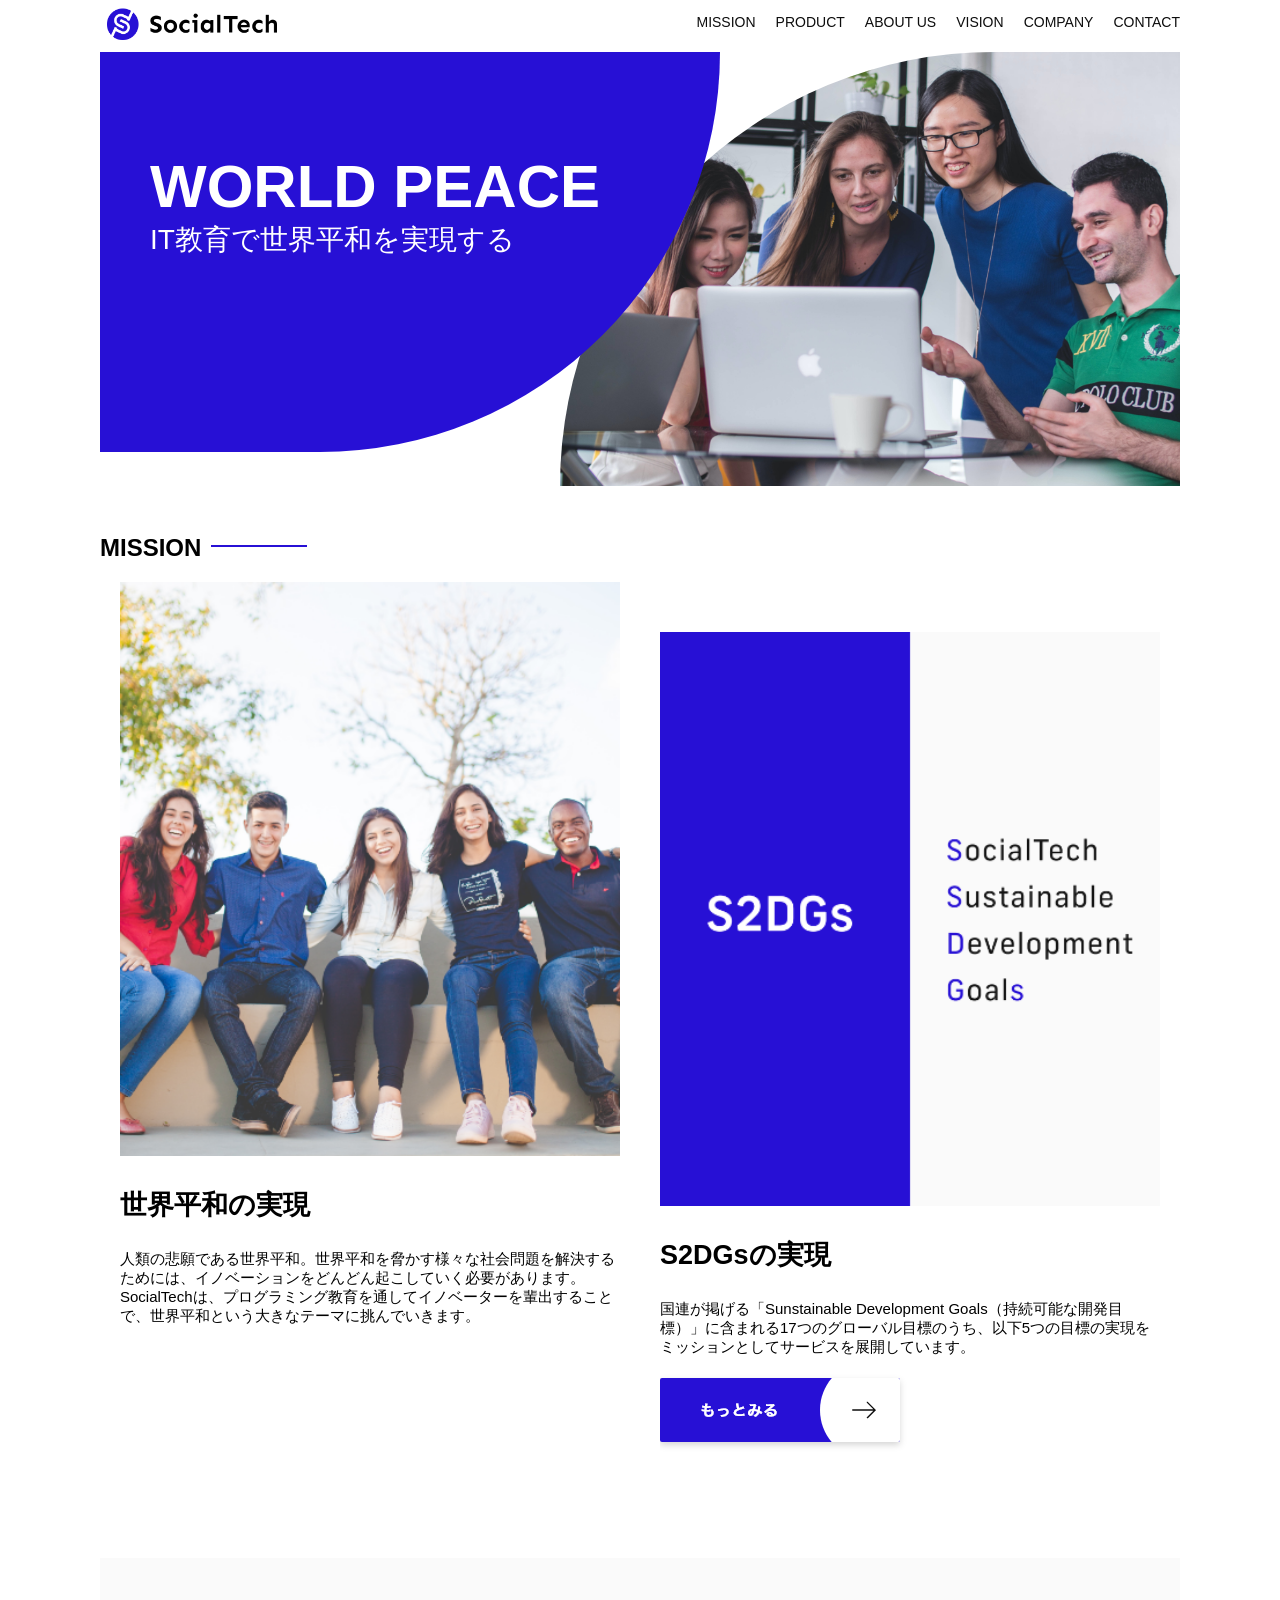
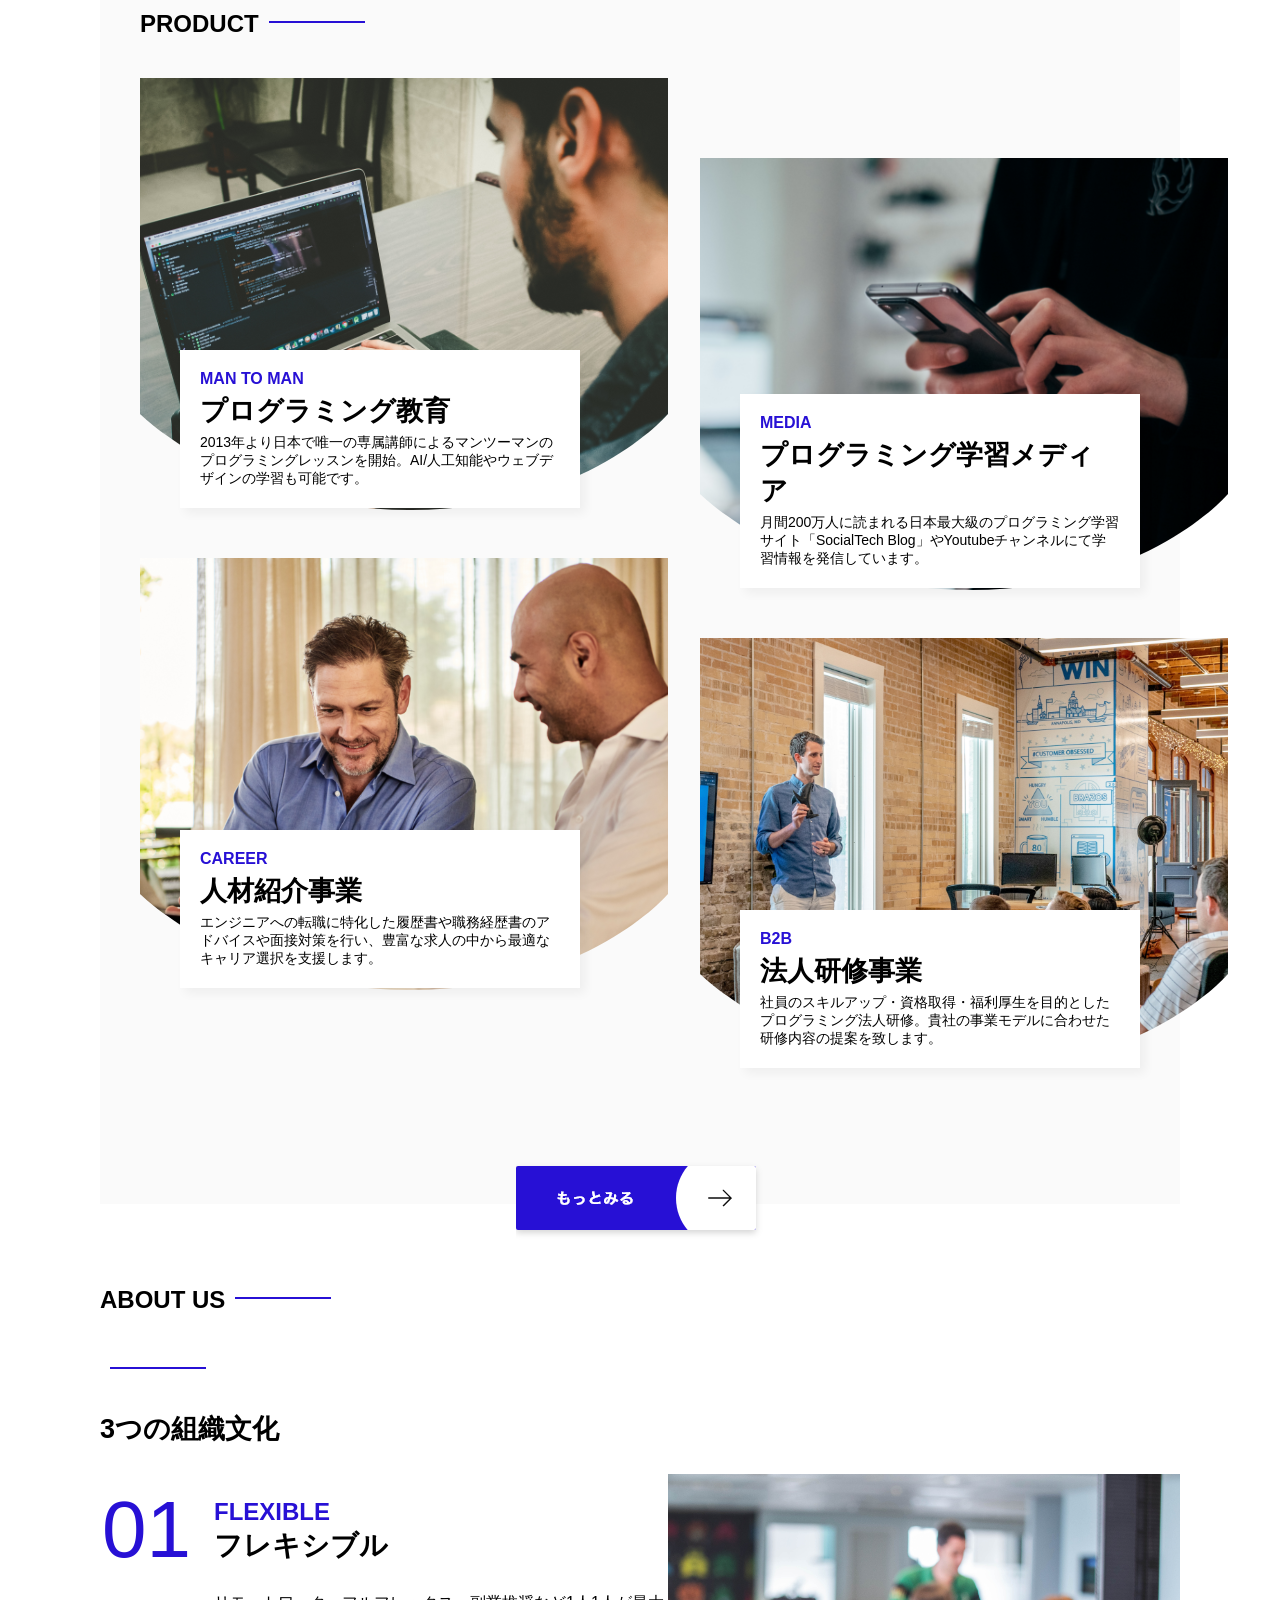
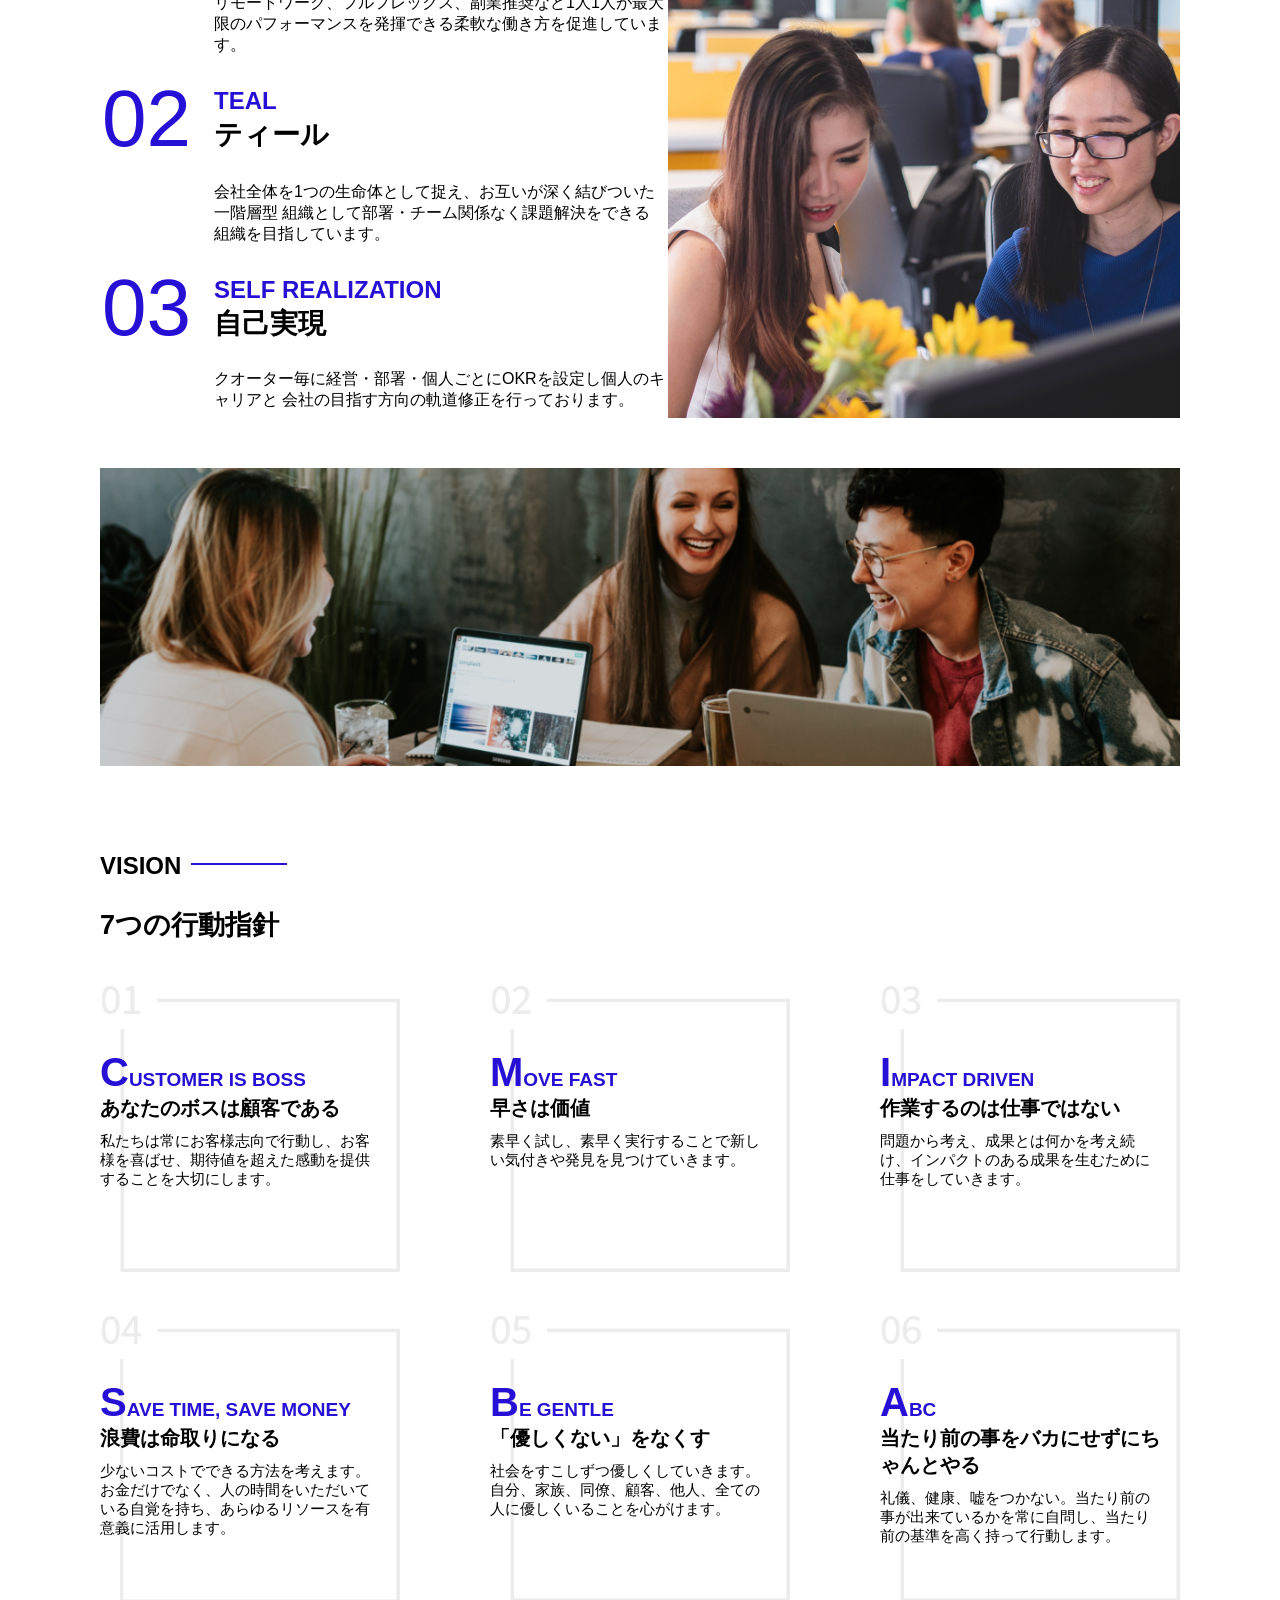
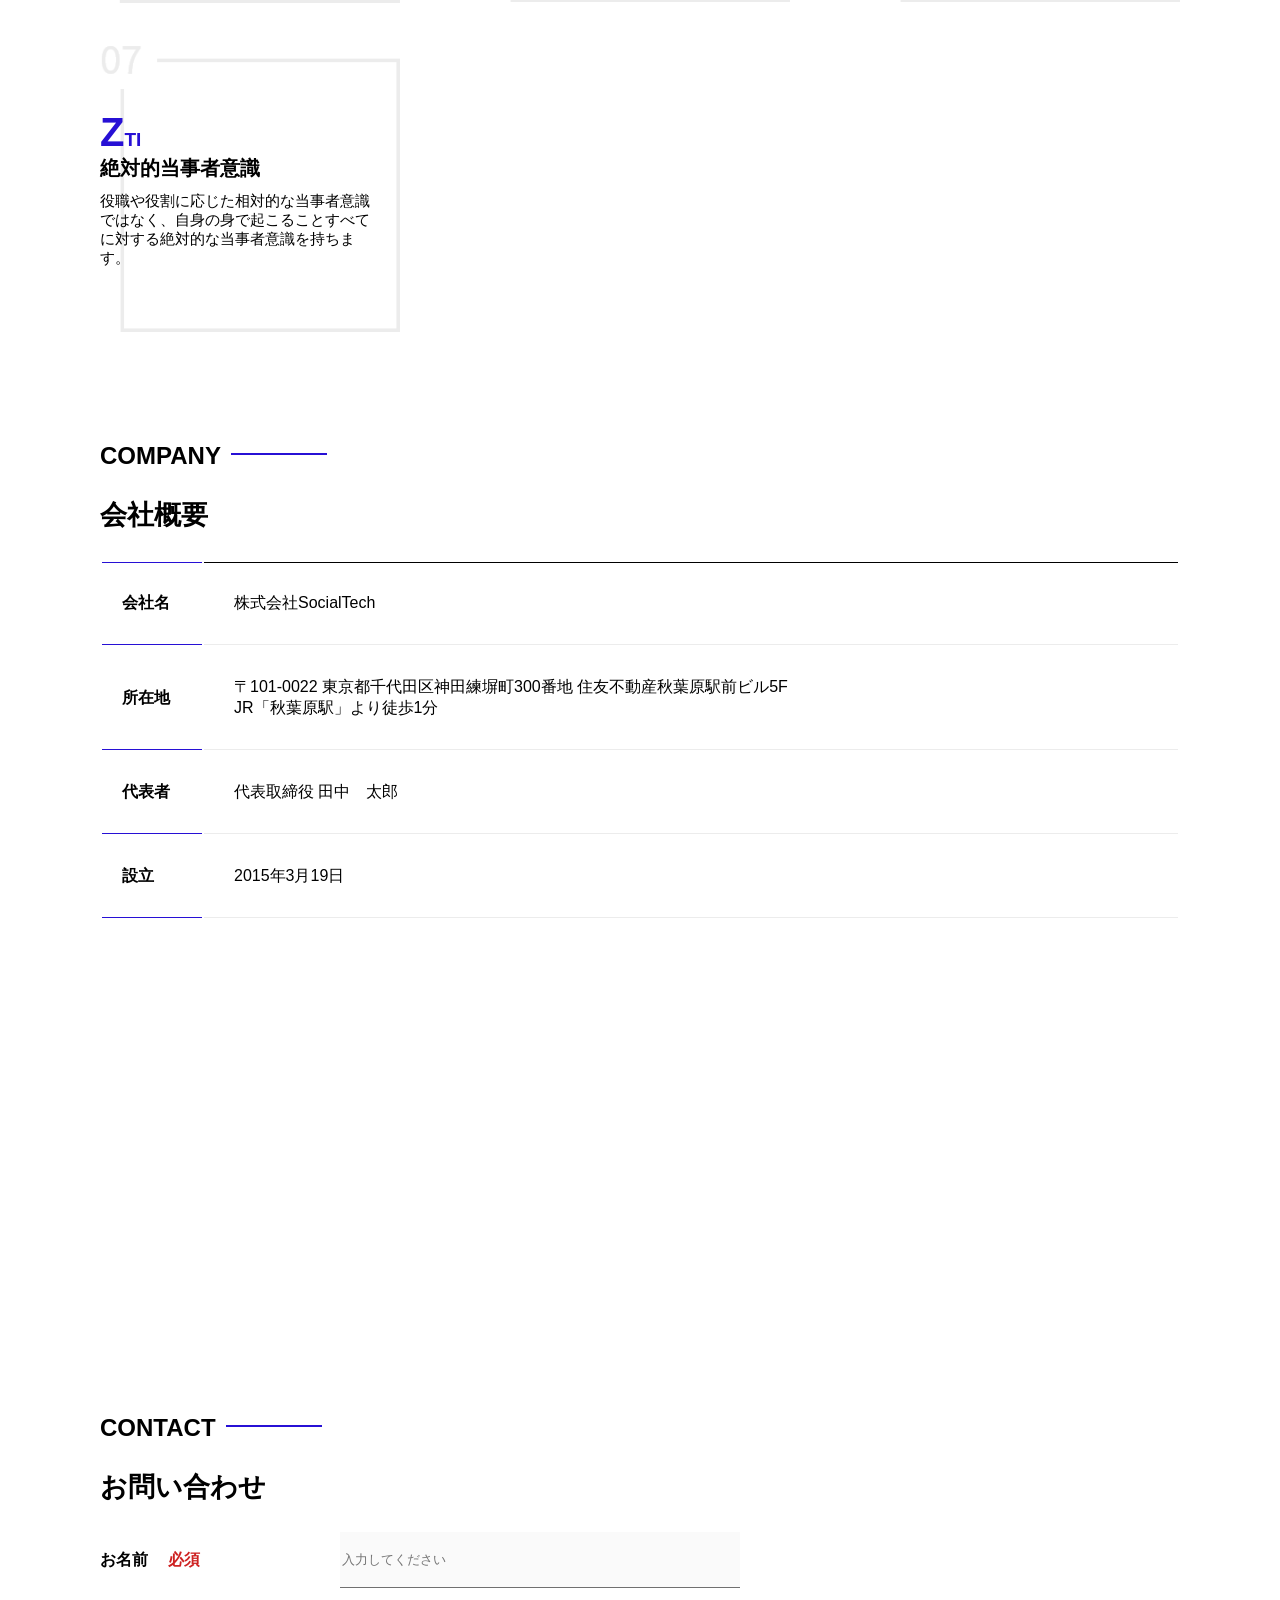
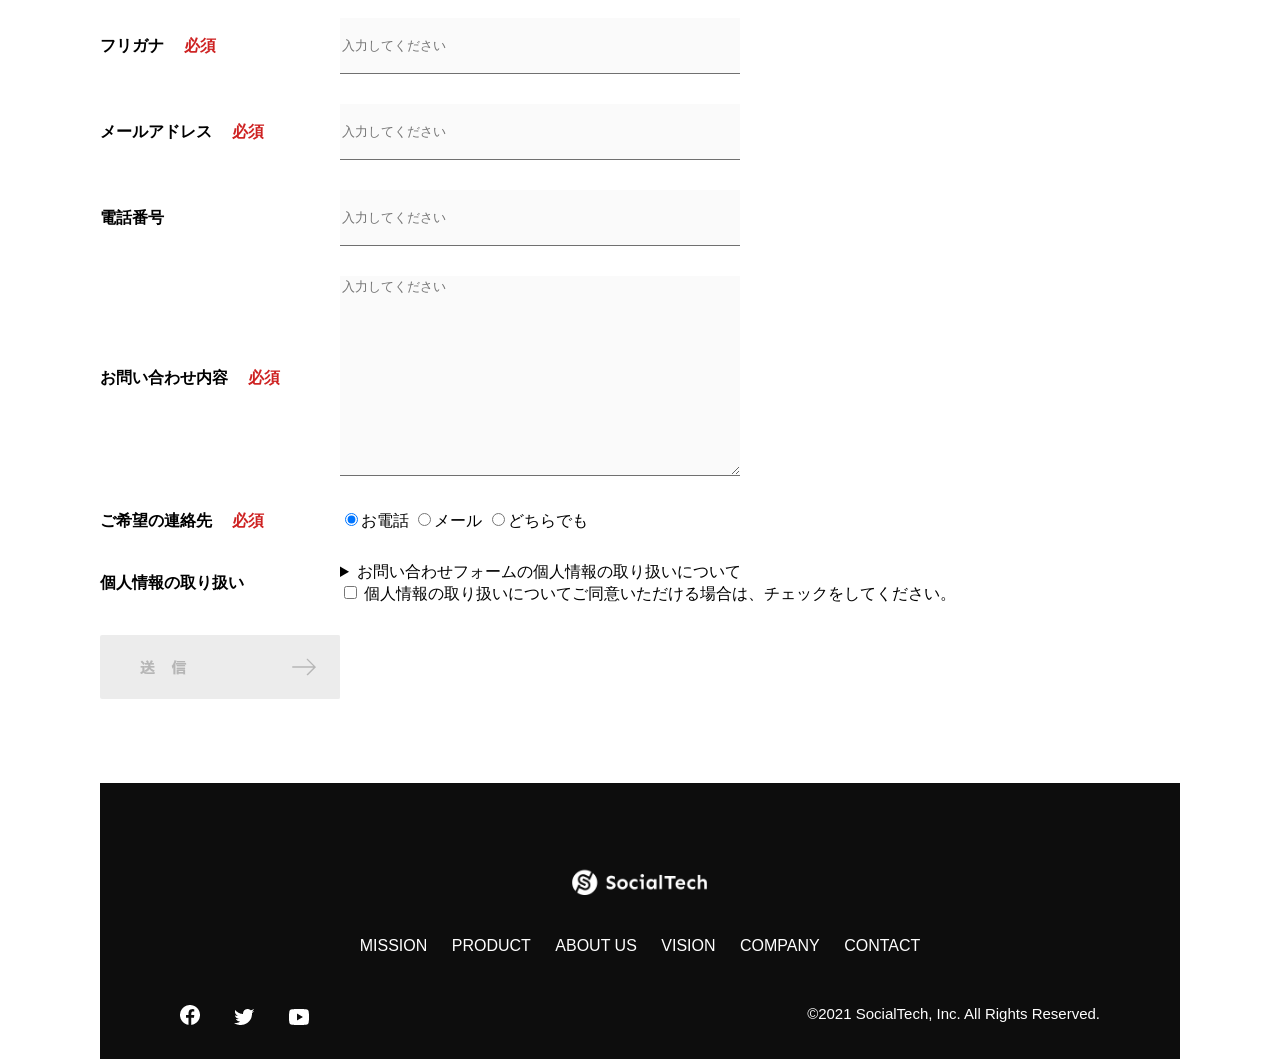
<file: kadai_tutorial_output/index.html>
<!DOCTYPE html>
<html>
<head>
  <title>SocialTech</title>
  <meta charset="UTF-8">
  <meta name="description" content="SocialTechはEdTech業界のリーディングカンパニーを目指します。">
  <meta name="viewport" content="width=device-width, initial-scale=1.0">
  <link rel="stylesheet" href="style.css">
</head>
<body>
  <header>
    <!-- ロゴ -->
    <a href="index.html" id="logo">
      <img src="images1/logo.png" alt="トップページに戻る">
    </a>

    <!-- PC用ナビゲーション -->
    <nav id="nav-pc">
      <ul>
        <li><a href="mission.html">MISSION</a></li>
        <li><a href="product.html">PRODUCT</a></li>
        <li><a href="index.html#aboutus">ABOUT US</a></li>
        <li><a href="index.html#vision">VISION</a></li>
        <li><a href="index.html#company">COMPANY</a></li>
        <li><a href="index.html#contact">CONTACT</a></li>
      </ul>
    </nav>
     <!-- スマホ用メニューボタン -->
       <button id="menu-sp" onclick="document.getElementById('nav-sp').style.display = 'block'">
         <img src="images1/button-menu.png" alt="ナビゲーションを開く">
       </button>
       <!-- スマホ用ナビゲーション -->
       <div id="nav-sp">
         <button id="close" onclick="document.getElementById('nav-sp').style.display = 'none'">
           <img src="images1/button-close.png" alt="ナビゲーションを閉じる">
         </button>
 
         <nav>
           <ul>
             <li>
               <a id="logo-sp" href="index.html" onclick="document.getElementById('nav-sp').style.display = 'none'"><img src="images1/logo-sp.png" alt="トップページに戻る"></a>
             </li>
             <li><a class="menu" href="mission.html" onclick="document.getElementById('nav-sp').style.display = 'none'">MISSION</a></li>
             <li><a class="menu" href="product.html" onclick="document.getElementById('nav-sp').style.display = 'none'">PRODUCT</a></li>
             <li><a class="menu" href="index.html#aboutus" onclick="document.getElementById('nav-sp').style.display = 'none'">ABOUT US</a></li>
             <li><a class="menu" href="index.html#vision" onclick="document.getElementById('nav-sp').style.display = 'none'">VISION</a></li>
             <li><a class="menu" href="index.html#company" onclick="document.getElementById('nav-sp').style.display = 'none'">COMPANY</a></li>
             <li><a class="menu" href="index.html#contact" onclick="document.getElementById('nav-sp').style.display = 'none'">CONTACT</a></li>
           </ul>
         </nav>
         <div id="sns">
           <a href="https://www.facebook.com/sejuku2013">
             <img src="images1/button-facebook.png" alt="Facebookのリンク">
           </a>
           <a href="https://twitter.com/samuraijuku">
             <img src="images1/button-twitter.png" alt="Twitterのリンク">
           </a>
           <a href="https://www.youtube.com/channel/UCCFOQO5aDK0xXam4cUQXT8g">
             <img src="images1/button-youtube.png" alt="YouTubeのリンク">
           </a>
         </div>
       </div>
  </header>
  <main>
    <article>
      <!-- メインビジュアル -->
      <section id="main-visual">
        <div id="main-message">
          <h1>WORLD PEACE</h1>
          <p>IT教育で世界平和を実現する</p>
        </div>
        <img src="images1/index/index-main.png" alt="PCの周りに集まる多国籍の仲間たち">
      </section>
      
      <!--ミッション-->
      <section id="mission">
        <h2 class="index-h2">MISSION</h2>
        <div id="mission-flex">
          <div>
            <img id="mission-photo" src="images1/index/index-mission.png" alt="屋外のベンチで写真を撮影する多国籍の仲間たち">
            <h3>世界平和の実現</h3>
            <p>
              人類の悲願である世界平和。世界平和を脅かす様々な社会問題を解決するためには、イノベーションをどんどん起こしていく必要があります。SocialTechは、プログラミング教育を通してイノベーターを輩出することで、世界平和という大きなテーマに挑んでいきます。
            </p>
          </div>
          <div>
            <img id="s2dgs" src="images1/index/s2dgs.png" alt="S2DGs">
            <h3>S2DGsの実現</h3>
            <p>国連が掲げる「Sunstainable Development Goals（持続可能な開発目標）」に含まれる17つのグローバル目標のうち、以下5つの目標の実現をミッションとしてサービスを展開しています。</p>
            <a href="mission.html">
              <img src="images1/button-more.png" alt="もっとみる">
            </a>
          </div>
        </div>
      </section>

    <!-- プロダクト　-->
      <section id="product">
        <h2 class="index-h2">PRODUCT</h2>
        <div class="product-flex">
          <div id="product-left">
            <div>
              <img class="product-photo" src="images1/index/index-mantoman.png" alt="PCでコードを書く男性">
              <div class="product-explain">
                <span>MAN TO MAN</span>
                <h3>プログラミング教育</h3>
                <p>2013年より日本で唯一の専属講師によるマンツーマンのプログラミングレッスンを開始。AI/人工知能やウェブデザインの学習も可能です。</p>
              </div>
            </div>
          <div>
            <img class="product-photo" src="images1/index/index-career.png" alt="笑顔で話し合う2人の男性">
            <div class="product-explain">
              <span>CAREER</span>
              <h3>人材紹介事業</h3>
              <p>エンジニアへの転職に特化した履歴書や職務経歴書のアドバイスや面接対策を行い、豊富な求人の中から最適なキャリア選択を支援します。</p>
            </div>
          </div>
        </div>
          <div id="product-right">
            <div>
              <img class="product-photo" src="images1/index/index-media.png" alt="スマートフォンを操作する人">
              <div class="product-explain">
                <span>MEDIA</span>
                <h3>プログラミング学習メディア</h3>
                <p>月間200万人に読まれる日本最大級のプログラミング学習サイト「SocialTech Blog」やYoutubeチャンネルにて学習情報を発信しています。</p>
              </div>
            </div>
            <div>
              <img class="product-photo" src="images1/index/index-b2b.png" alt="講演中の男性とそれを聴く人々">
              <div class="product-explain">
                <span>B2B</span>
                <h3>法人研修事業</h3>
                <p>社員のスキルアップ・資格取得・福利厚生を目的としたプログラミング法人研修。貴社の事業モデルに合わせた研修内容の提案を致します。</p>
              </div>
            </div>
          </div>
        </div>
        <div id="product-more">
          <a href="product.html">
            <img src="images1/button-more.png" alt="もっとみる">
          </a>
        </div>
      </section>

      <!-- ABOUT US -->
      <section id="aboutus">
        <h2 class="index-h2">ABOUT US<h2>
        <h3>3つの組織文化</h3>
        <div>
          <table class="culture-table">
           <tr>
            <td class="culture-num">01</td>
            <th><span class="culture-en">FLEXIBLE</span><br>フレキシブル</th>
           </tr>
           <tr>
            <td>
              <!--空のセル-->
            </td>
             <td class="culture-description">リモートワーク、フルフレックス、副業推奨など1人1人が最大限のパフォーマンスを発揮できる柔軟な働き方を促進しています。</td>
            </tr>
            <tr>
              <td class="culture-num">02</td>
              <th><span class="culture-en">TEAL</span><br>ティール</th>
            </tr>
            <tr>
              <td>
                <!--空のセル-->
              </td>
              <td class="culture-description">会社全体を1つの生命体として捉え、お互いが深く結びついた一階層型 組織として部署・チーム関係なく課題解決をできる組織を目指しています。</td>
            </tr>
            <tr>
              <td class="culture-num">03</td>
              <th><span class="culture-en">SELF REALIZATION</span><br>自己実現</th>
            </tr>
            <tr>
              <td>
                <!--空のセル-->
              </td>
              <td class="culture-description">クオーター毎に経営・部署・個人ごとにOKRを設定し個人のキャリアと 会社の目指す方向の軌道修正を行っております。</td>
            </tr>
          </table>
          <img class="culture-img" src="images1/index/index-aboutus1.png" alt="笑顔で話し合う2人の女性">
        </div>
        <img class="culture-img2" src="images1/index/index-aboutus2.png" alt="笑顔で話し合う3人の男女">
      </section>

    <!-- VISION -->
     <section id="vision">
          <h2 class="index-h2">VISION</h2>
          <h3>7つの行動指針</h3>
          <div>
            <div class="vision-box">
              <img src="images1/index/vision-01.png" alt="01">
              <div>
                <h4>CUSTOMER IS BOSS</h4>
                <h5>あなたのボスは顧客である</h5>
                <p>私たちは常にお客様志向で行動し、お客様を喜ばせ、期待値を超えた感動を提供することを大切にします。</p>
              </div>
            </div>
              <div class="vision-box">
               <img src="images1/index/vision-02.png" alt="02">
               <div>
                 <h4>MOVE FAST</h4>
                 <h5>早さは価値</h5>
                 <p>素早く試し、素早く実行することで新しい気付きや発見を見つけていきます。</p>
               </div>
             </div>
             <div class="vision-box">
               <img src="images1/index/vision-03.png" alt="03">
               <div>
                 <h4>IMPACT DRIVEN</h4>
                 <h5>作業するのは仕事ではない</h5>
                 <p>問題から考え、成果とは何かを考え続け、インパクトのある成果を生むために仕事をしていきます。</p>
               </div>
             </div>
             <div class="vision-box">
               <img src="images1/index/vision-04.png" alt="04">
               <div>
                 <h4>SAVE TIME, SAVE MONEY</h4>
                 <h5>浪費は命取りになる</h5>
                 <p>少ないコストでできる方法を考えます。お金だけでなく、人の時間をいただいている自覚を持ち、あらゆるリソースを有意義に活用します。</p>
               </div>
             </div>
             <div class="vision-box">
               <img src="images1/index/vision-05.png" alt="05">
               <div>
                 <h4>BE GENTLE</h4>
                 <h5>「優しくない」をなくす</h5>
                 <p>社会をすこしずつ優しくしていきます。自分、家族、同僚、顧客、他人、全ての人に優しくいることを心がけます。</p>
               </div>
             </div>
             <div class="vision-box">
               <img src="images1/index/vision-06.png" alt="06">
               <div>
                 <h4>ABC</h4>
                 <h5>当たり前の事をバカにせずにちゃんとやる</h5>
                 <p>礼儀、健康、嘘をつかない。当たり前の事が出来ているかを常に自問し、当たり前の基準を高く持って行動します。</p>
               </div>
             </div>
             <div class="vision-box">
               <img src="images1/index/vision-07.png" alt="07">
               <div>
                 <h4>ZTI</h4>
                 <h5>絶対的当事者意識</h5>
                 <p>役職や役割に応じた相対的な当事者意識ではなく、自身の身で起こることすべてに対する絶対的な当事者意識を持ちます。</p>
               </div>
             </div>
        </div>
      </section>

     <!-- COMPANY -->
     <section id="company">
      <h2 class="index-h2">COMPANY</h2>
      <h3>会社概要</h3>
        <table id="company-table">
          <tr>
            <th class="tableheader tableheader-first">会社名</th>
            <td class="cell cell-first">株式会社SocialTech</td>
          </tr>
          <tr>
            <th class="tableheader">所在地</th>
            <td class="cell">〒101-0022 東京都千代田区神田練塀町300番地 住友不動産秋葉原駅前ビル5F<br>JR「秋葉原駅」より徒歩1分</td>
          </tr>
          <tr>
            <th class="tableheader">代表者</th>
            <td class="cell">代表取締役 田中　太郎</td>
          </tr>
          <tr>
            <th class="tableheader">設立</th>
            <td class="cell">2015年3月19日</td>
          </tr>
        </table>
 <iframe
  src="https://www.google.com/maps/embed?pb=!1m18!1m12!1m3!1d3240.0688327589087!2d139.7724652290344!3d35.6999237232081!2m3!1f0!2f0!3f0!3m2!1i1024!2i768!4f13.1!3m3!1m2!1s0x60188fee13660e23%3A0x77137876edf742ac!2z5L2P5Y-L5LiN5YuV55Sj56eL6JGJ5Y6f6aeF5YmN44OT44Or!5e0!3m2!1sja!2sjp!4v1784980893558!5m2!1sja!2sjp"
  style="border: 0" allowfullscreen="" loading="lazy">
 </iframe>  
     </section> 

  <!-- お問い合わせフォーム -->
  <section id="contact">
    <h2 class="index-h2">CONTACT</h2>
    <h3>お問い合わせ</h3>
    <form>
      <div>
        <div class="contact-heading">
          <label class="contact-label">お名前<span class="contact-span">必須</span></label>
        </div>
        <div>
          <input type="text" name="name" placeholder="入力してください" class="contact-textbox">
        </div>
      </div>
      <div>
        <div class="contact-heading">
          <label class="contact-label">フリガナ<span class="contact-span">必須</span></label>
        </div>
        <div>
          <input type="text" name="hurigana" placeholder="入力してください" class="contact-textbox">
        </div>
      </div>
      <div>
        <div class="contact-heading">
          <label class="contact-label">メールアドレス<span class="contact-span">必須</span></label>
        </div>
        <div>
          <input type="text" name="email" placeholder="入力してください" class="contact-textbox">
        </div>
      </div>
      <div>
        <div class="contact-heading">
          <label class="contact-label">電話番号</label>
        </div>
        <div>
          <input type="text" name="tel" placeholder="入力してください" class="contact-textbox">
        </div>
      </div>
      <div>
        <div class="contact-heading">
          <label class="contact-label">お問い合わせ内容<span class="contact-span">必須</span></label>
        </div>
        <div>
          <textarea class="contact-textarea" placeholder="入力してください" name="message"></textarea>
        </div>
      </div>
      <div>
        <div class="contact-heading">
          <label class="contact-label">ご希望の連絡先<span class="contact-span">必須</span></label>
        </div>
        <div>
          <input class="radiobutton" type="radio" value="tel" name="contact" checked><label>お電話</label>
          <input class="radiobutton" type="radio" value="mail" name="contact"><label>メール</label>
          <input class="radiobutton" type="radio" value="both" name="contact"><label>どちらでも</label>
        </div>
      </div>
         <div>
           <div class="contact-heading">
             <label class="contact-label">個人情報の取り扱い</label>
           </div>
           <div>
            <details>
              <summary>お問い合わせフォームの個人情報の取り扱いについて</summary>
              <div>
                <dl>
                  <dt>1. 組織の名称又は氏名</dt>
                  <dd>株式会社SocialTech</dd>
                  <dt>2. 個人情報保護管理者（若しくはその代理人）の氏名又は職名、所属及び連絡先</dt>
                  <dd>
                    <p>鈴木 一郎 コーポレート部</p>
                    <p>メールアドレス：samurai@exmaple.com</p>
                    <p>TEL：03-1234-5678</p>
                  </dd>
                  <dt>3. 個人情報の利用目的</dt>
                  <dd>
                    <ul>
                      <li>本サービス及び本サービスに関連する情報の提供又はそれらに関する連絡のため</li>
                      <li>ユーザーの本人確認のため</li>
                      <li>当社サービスのご案内のため</li>
                      <li>当社の商品等の広告または宣伝（電子メールによるものを含むものとします。）</li>
                    </ul>
                  </dd>
                  <dt>4. 個人情報の取り扱い業務の委託</dt>
                  <dd>個人情報の取扱業務の全部または一部を外部に業務委託する場合があります。その際、弊社は、個人情報を適切に保護できる管理体制を敷き実行していることを条件として委託先を厳選したうえで、機密保持契約を委託先と締結し、お客様の個人情報を厳密に管理させます。</dd>
                  <dt>5. 個人情報の開示等の請求</dt>
                  <dd>
                    お客様は、弊社に対してご自身の個人情報の開示等（利用目的の通知、開示、内容の訂正・追加・削除、利用の停止または消去、第三者への提供の停止）に関して、当社問合わせ窓口に申し出ることができます。<br>
                    その際、弊社はお客様ご本人を確認させていただいたうえで、合理的な期間内に対応いたします。<br>
                    なお、個人情報に関する弊社問合わせ先は、次の通りです。
                  </dd>
                  <dd>
                    <p>株式会社SocialTech　個人情報問合せ窓口</p>
                    <p>〒150-0043　東京都千代田区神田練塀町300番地 住友不動産秋葉原駅前ビル5F</p>
                    <p>メールアドレス：samurai@example.com　TEL：03-1234-5678</p>
                  </dd>

                  <dt>6. 個人情報を提供されることの任意性について</dt>
                  <dd>お客様がご自身の個人情報を弊社に提供されるか否かは、お客様のご判断によりますが、もしご提供されない場合には、適切なサービスが提供できない場合がありますので予めご了承ください。</dd>
                </dl>
              </div>
            </details>
            <input type="checkbox" name="agree">
            <span>個人情報の取り扱いについてご同意いただける場合は、チェックをしてください。</span>
          </div>
        </div> 
         <input type="image" src="images1/button-submit.png" alt="送信する">     
    </form>
  </section>
   </article>
  </main>

    <footer>
      <div id="footer-logo">
        <img src="images1/logo-sp.png" alt="SocialTech">
      </div>
       <div id="footer-link">
        <a href="mission.html">MISSION</a>
        <a href="product.html">PRODUCT</a>
        <a href="index.html#aboutus">ABOUT US</a>
        <a href="index.html#vision">VISION</a>
        <a href="index.html#company">COMPANY</a>
        <a href="index.html#contact">CONTACT</a>
      </div>
       <div id="sns-footer">
         <div class="sns-btns">
           <a href="https://www.facebook.com/sejuku2013"><img src="images1/button-facebook.png" alt="Facebookのリンク"></a>
           <a href="https://twitter.com/samuraijuku"><img src="images1/button-twitter.png" alt="Twitterのリンク"></a>
           <a href="https://www.youtube.com/channel/UCCFOQO5aDK0xXam4cUQXT8g"><img src="images1/button-youtube.png" alt="YouTubeのリンク"></a>
         </div>
         <p id="copyright">&copy;2021 SocialTech, Inc. All Rights Reserved.</p>
       </div>
    </footer>

 </body>
</html>
</file>
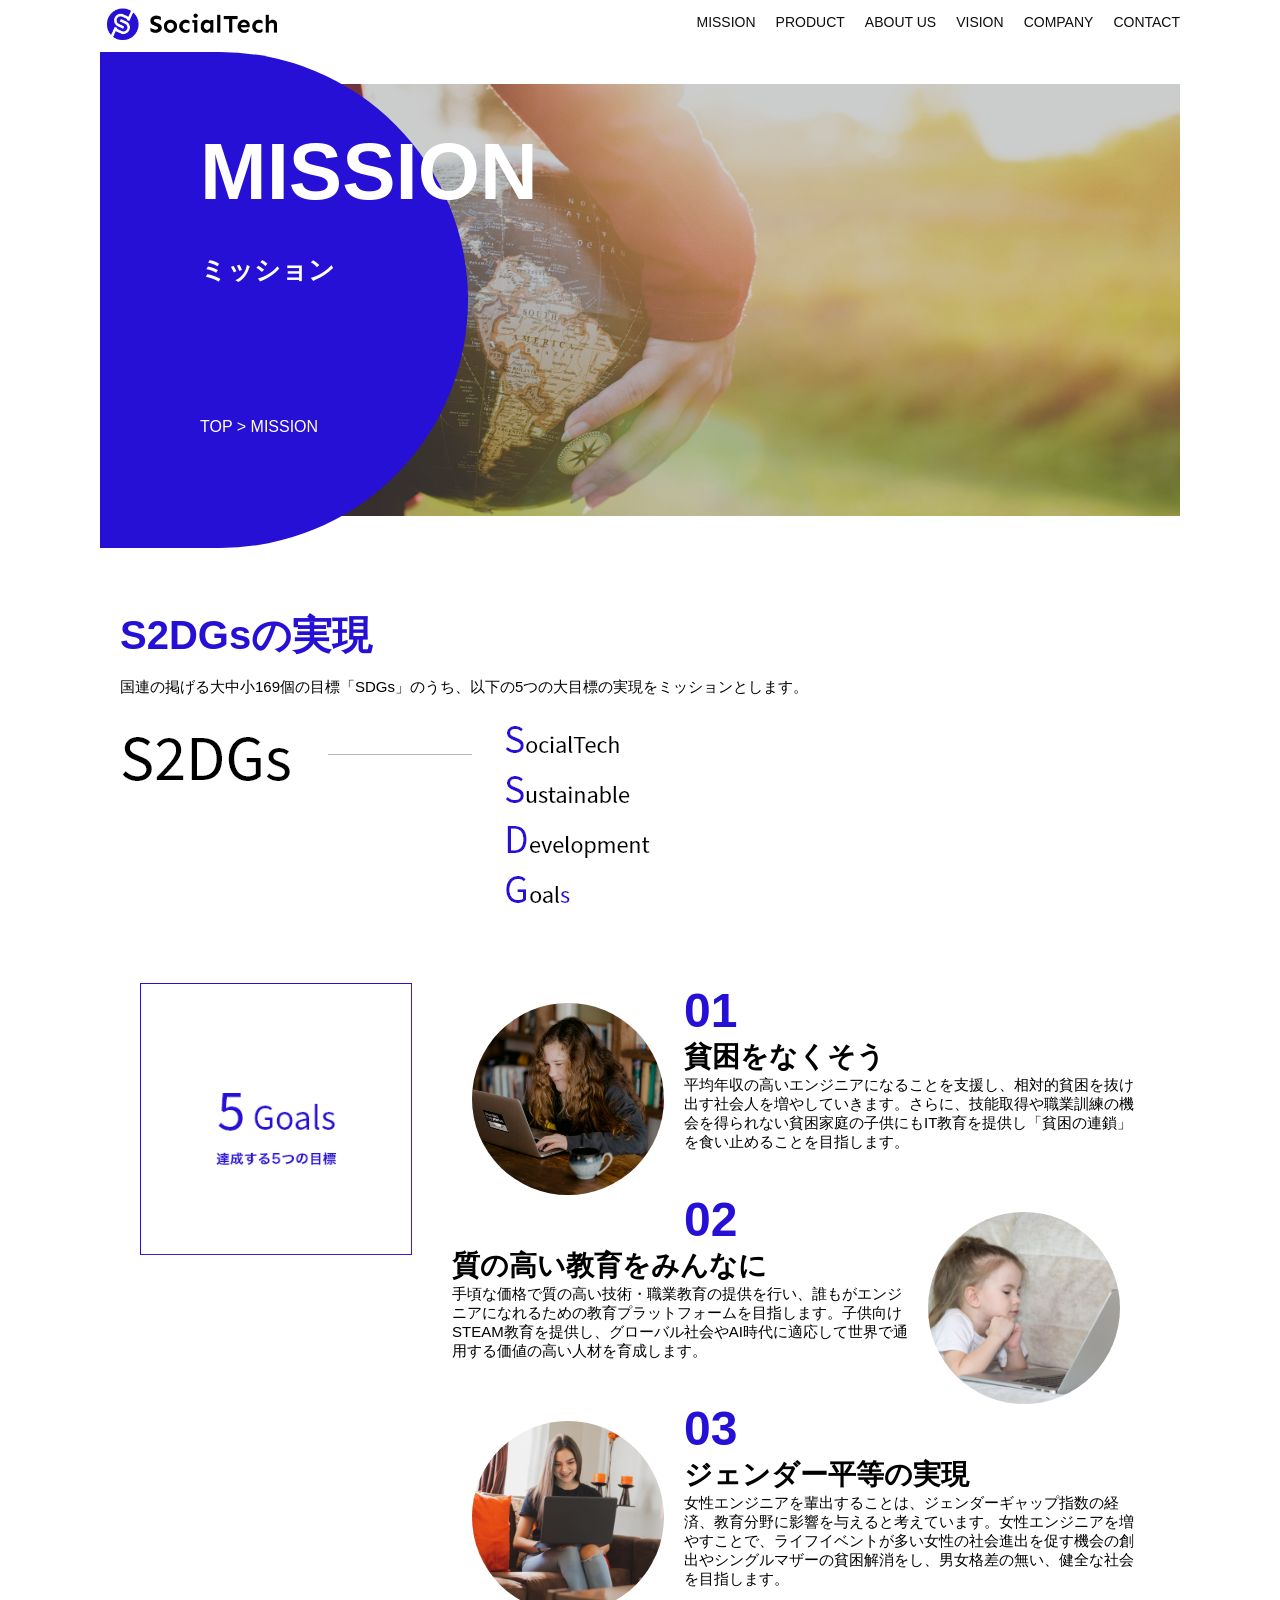
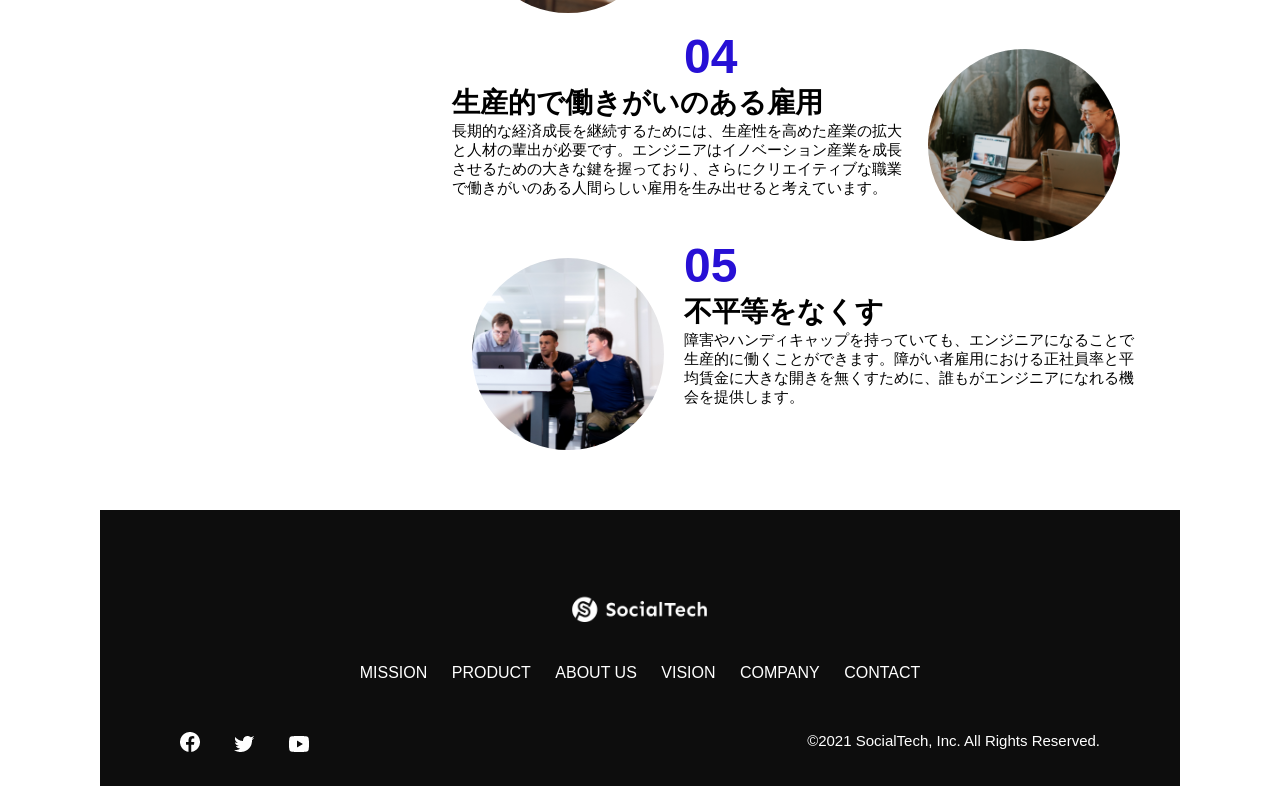
<file: kadai_tutorial_output/mission.html>
<!DOCTYPE html>
<html>
  <head>
    <title>SocialTech - MISSION ミッション -</title>
    <meta charset="utf-8">
    <meta name="description" content="SocialTechが目指す5つの目標（S2DGs）を紹介します">
    <meta name="viewport" content="width=device-width, initial-scale=1.0">
    <link rel="stylesheet" href="style.css">
  </head>

  <body>
    <!-- ヘッダー -->
    <header>
      <!-- ロゴ -->
      <a href="index.html" id="logo">
        <img src="images1/logo.png" alt="トップページに戻る">
      </a>

      <!-- PC用ナビゲーション -->
      <nav id="nav-pc">
        <ul>
          <li><a href="mission.html">MISSION</a></li>
          <li><a href="product.html">PRODUCT</a></li>
          <li><a href="index.html#aboutus">ABOUT US</a></li>
          <li><a href="index.html#vision">VISION</a></li>
          <li><a href="index.html#company">COMPANY</a></li>
          <li><a href="index.html#contact">CONTACT</a></li>
        </ul>
      </nav>

      <!-- スマホ用メニューボタン -->
      <button id="menu-sp" onclick="document.getElementById('nav-sp').style.display = 'block'">
        <img src="images1/button-menu.png" alt="ナビゲーションを開く">
      </button>

      <!-- スマホ用ナビゲーション -->
      <div id="nav-sp">
        <button id="close" onclick="document.getElementById('nav-sp').style.display = 'none'">
          <img src="images1/button-close.png" alt="ナビゲーションを閉じる">
        </button>

        <nav>
          <ul>
            <li>
              <a id="logo-sp" href="index.html" onclick="document.getElementById('nav-sp').style.display = 'none'"><img src="images1/logo-sp.png" alt="トップページに戻る"></a>
            </li>
            <li><a class="menu" href="mission.html" onclick="document.getElementById('nav-sp').style.display = 'none'">MISSION</a></li>
            <li><a class="menu" href="product.html" onclick="document.getElementById('nav-sp').style.display = 'none'">PRODUCT</a></li>
            <li><a class="menu" href="index.html#aboutus" onclick="document.getElementById('nav-sp').style.display = 'none'">ABOUT US</a></li>
            <li><a class="menu" href="index.html#vision" onclick="document.getElementById('nav-sp').style.display = 'none'">VISION</a></li>
            <li><a class="menu" href="index.html#company" onclick="document.getElementById('nav-sp').style.display = 'none'">COMPANY</a></li>
            <li><a class="menu" href="index.html#contact" onclick="document.getElementById('nav-sp').style.display = 'none'">CONTACT</a></li>
          </ul>
        </nav>
        <div id="sns">
          <a href="https://www.facebook.com/sejuku2013">
            <img src="images1/button-facebook.png" alt="Facebookのリンク">
          </a>
          <a href="https://twitter.com/samuraijuku">
            <img src="images1/button-twitter.png" alt="Twitterのリンク">
          </a>
          <a href="https://www.youtube.com/channel/UCCFOQO5aDK0xXam4cUQXT8g">
            <img src="images1/button-youtube.png" alt="YouTubeのリンク">
          </a>
        </div>
      </div>
    </header>

    <main>
      <article>
        <section id="mission-main">
           <div class="mission-main-inner">
             <div id="mission-title">
               <h1>MISSION<br><span>ミッション</span></h1>
               <p>TOP > MISSION</p>
             </div>
           </div>
         </section>

          <section id="mission-s2dgs">
            <h2 class="mission-h2">S2DGsの実現</h2>
            <p>国連の掲げる大中小169個の目標「SDGs」のうち、以下の5つの大目標の実現をミッションとします。</p>
            <img src="images1/mission/mission-s2dgs.png" alt="S2DGs">
          </section>

           <section id="mission-five-goals">
           <div class="five-goals-image">
             <img src="images1/mission/mission-5goals.png" alt="5Goals">
           </div>
           <div class="five-goals-read">
             <div>
               <img class="fivegoals-image-left" src="images1/mission/mission-5goals01.png" alt="PCを操作する女の子">
               <span class="fivegoals-number">01</span>
               <h3 class="fivegoals-h3">貧困をなくそう</h3>
               <p class="fivegoals-p">平均年収の高いエンジニアになることを支援し、相対的貧困を抜け出す社会人を増やしていきます。さらに、技能取得や職業訓練の機会を得られない貧困家庭の子供にもIT教育を提供し「貧困の連鎖」を食い止めることを目指します。</p>
             </div>
             <div>
               <img class="fivegoals-image-right" src="images1/mission/mission-5goals02.png" alt="PCを見つめる小さい女の子">
               <span class="fivegoals-number">02</span>
               <h3 class="fivegoals-h3">質の高い教育をみんなに</h3>
               <p class="fivegoals-p">手頃な価格で質の高い技術・職業教育の提供を行い、誰もがエンジニアになれるための教育プラットフォームを目指します。子供向けSTEAM教育を提供し、グローバル社会やAI時代に適応して世界で通用する価値の高い人材を育成します。</p>
             </div>
             <div>
               <img class="fivegoals-image-left" src="images1/mission/mission-5goals03.png" alt="PCを操作する女性">
               <span class="fivegoals-number">03</span>
               <h3 class="fivegoals-h3">ジェンダー平等の実現</h3>
               <p class="fivegoals-p">女性エンジニアを輩出することは、ジェンダーギャップ指数の経済、教育分野に影響を与えると考えています。女性エンジニアを増やすことで、ライフイベントが多い女性の社会進出を促す機会の創出やシングルマザーの貧困解消をし、男女格差の無い、健全な社会を目指します。</p>
             </div>
             <div>
               <img class="fivegoals-image-right" src="images1/mission/mission-5goals04.png" alt="笑顔で話し合う3人の男女">
               <span class="fivegoals-number">04</span>
               <h3 class="fivegoals-h3">生産的で働きがいのある雇用</h3>
               <p class="fivegoals-p">長期的な経済成長を継続するためには、生産性を高めた産業の拡大と人材の輩出が必要です。エンジニアはイノベーション産業を成長させるための大きな鍵を握っており、さらにクリエイティブな職業で働きがいのある人間らしい雇用を生み出せると考えています。</p>
             </div>
             <div>
               <img class="fivegoals-image-left" src="images1/mission/mission-5goals05.png" alt="障害を持つ男性が生き生きと働く様子">
               <span class="fivegoals-number">05</span>
               <h3 class="fivegoals-h3">不平等をなくす</h3>
               <p class="fivegoals-p">障害やハンディキャップを持っていても、エンジニアになることで生産的に働くことができます。障がい者雇用における正社員率と平均賃金に大きな開きを無くすために、誰もがエンジニアになれる機会を提供します。</p>
             </div>
           </div>
         </section>

      </article>
    </main>

    <footer>
      <div id="footer-logo">
        <img src="images1/logo-sp.png" alt="SocialTech">
      </div>
      <div id="footer-link">
        <a href="mission.html">MISSION</a>
        <a href="product.html">PRODUCT</a>
        <a href="index.html#aboutus">ABOUT US</a>
        <a href="index.html#vision">VISION</a>
        <a href="index.html#company">COMPANY</a>
        <a href="index.html#contact">CONTACT</a>
      </div>
      <div id="sns-footer">
        <div class="sns-btns">
          <a href="https://www.facebook.com/sejuku2013"><img src="images1/button-facebook.png" alt="Facebookのリンク"></a>
          <a href="https://twitter.com/samuraijuku"><img src="images1/button-twitter.png" alt="Twitterのリンク"></a>
          <a href="https://www.youtube.com/channel/UCCFOQO5aDK0xXam4cUQXT8g"><img src="images1/button-youtube.png" alt="YouTubeのリンク"></a>
        </div>
        <p id="copyright">&copy;2021 SocialTech, Inc. All Rights Reserved.</p>
      </div>
    </footer>

  </body>
</html>
</file>
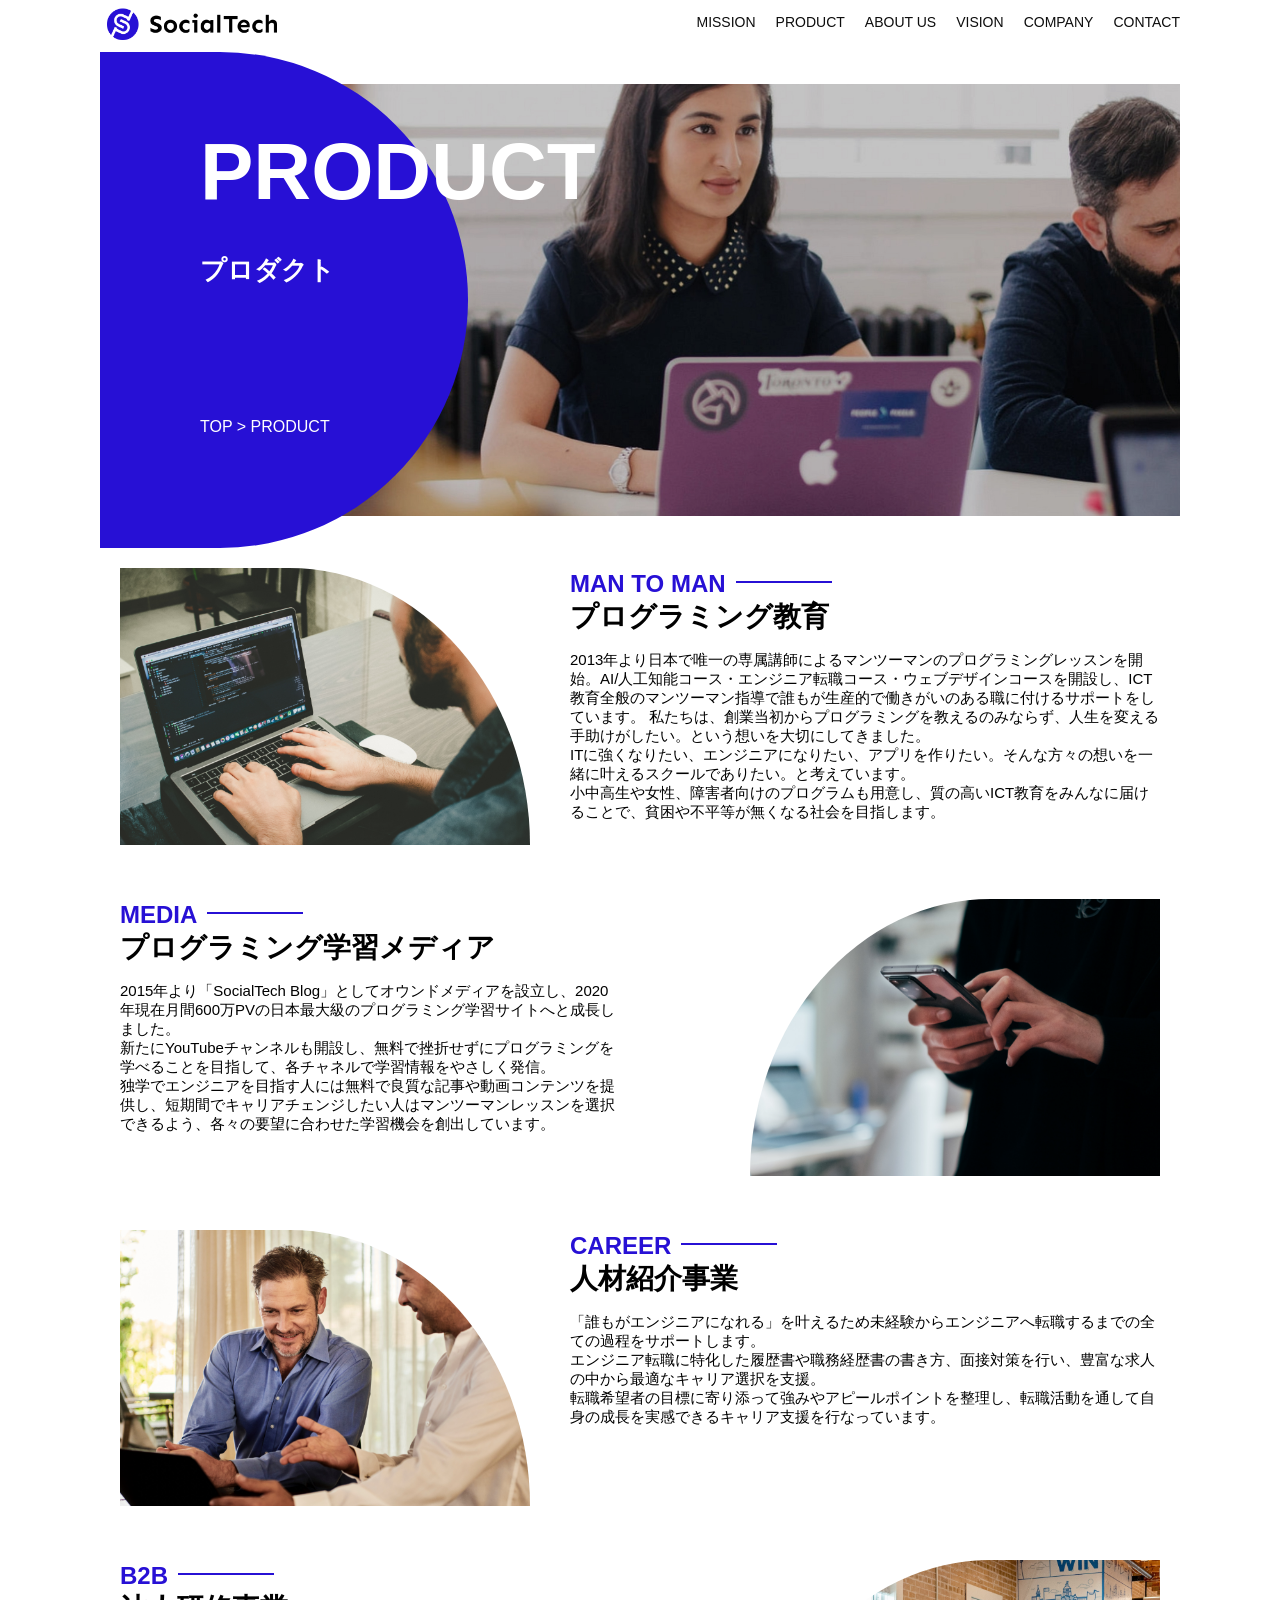
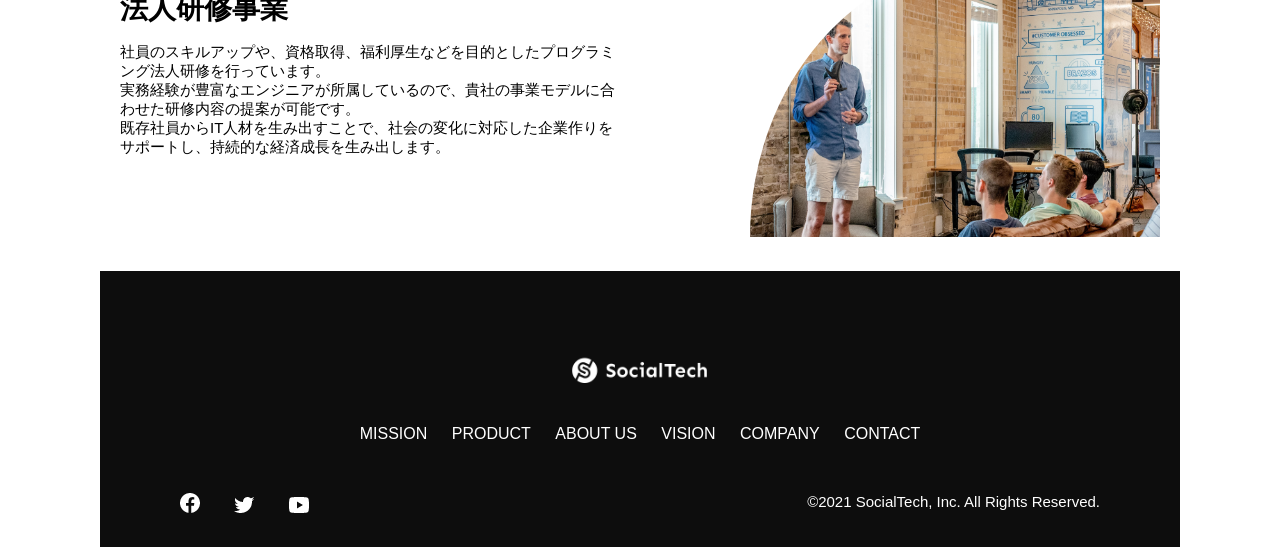
<file: kadai_tutorial_output/product.html>
<!DOCTYPE html>
<html>
  <head>
    <title>SocialTech -PRODUCT プロダクト-</title>
    <meta charset="utf-8">
    <meta name="description" content="SocialTechの4つのプロダクトを紹介します">
    <meta name="viewport" content="width=device-width, initial-scale=1.0">
    <link rel="stylesheet" href="style.css">
  </head>

  <body>
    <!-- ヘッダー -->
    <header>
      <!-- ロゴ -->
      <a href="index.html" id="logo">
        <img src="images1/logo.png" alt="トップページに戻る">
      </a>

      <!-- PC用ナビゲーション -->
      <nav id="nav-pc">
        <ul>
          <li><a href="mission.html">MISSION</a></li>
          <li><a href="product.html">PRODUCT</a></li>
          <li><a href="index.html#aboutus">ABOUT US</a></li>
          <li><a href="index.html#vision">VISION</a></li>
          <li><a href="index.html#company">COMPANY</a></li>
          <li><a href="index.html#contact">CONTACT</a></li>
        </ul>
      </nav>

      <!-- スマホ用メニューボタン -->
      <button id="menu-sp" onclick="document.getElementById('nav-sp').style.display = 'block'">
        <img src="images1/button-menu.png" alt="ナビゲーションを開く">
      </button>

      <!-- スマホ用ナビゲーション -->
      <div id="nav-sp">
        <button id="close" onclick="document.getElementById('nav-sp').style.display = 'none'">
          <img src="images1/button-close.png" alt="ナビゲーションを閉じる">
        </button>

        <nav>
          <ul>
            <li>
              <a id="logo-sp" href="index.html" onclick="document.getElementById('nav-sp').style.display = 'none'"><img src="images1/logo-sp.png" alt="トップページに戻る"></a>
            </li>
            <li><a class="menu" href="mission.html" onclick="document.getElementById('nav-sp').style.display = 'none'">MISSION</a></li>
            <li><a class="menu" href="product.html" onclick="document.getElementById('nav-sp').style.display = 'none'">PRODUCT</a></li>
            <li><a class="menu" href="index.html#aboutus" onclick="document.getElementById('nav-sp').style.display = 'none'">ABOUT US</a></li>
            <li><a class="menu" href="index.html#vision" onclick="document.getElementById('nav-sp').style.display = 'none'">VISION</a></li>
            <li><a class="menu" href="index.html#company" onclick="document.getElementById('nav-sp').style.display = 'none'">COMPANY</a></li>
            <li><a class="menu" href="index.html#contact" onclick="document.getElementById('nav-sp').style.display = 'none'">CONTACT</a></li>
          </ul>
        </nav>
        <div id="sns">
          <a href="https://www.facebook.com/sejuku2013">
            <img src="images1/button-facebook.png" alt="Facebookのリンク">
          </a>
          <a href="https://twitter.com/samuraijuku">
            <img src="images1/button-twitter.png" alt="Twitterのリンク">
          </a>
          <a href="https://www.youtube.com/channel/UCCFOQO5aDK0xXam4cUQXT8g">
            <img src="images1/button-youtube.png" alt="YouTubeのリンク">
          </a>
        </div>
      </div>
    </header>

    <main>
      <article>
         <section id="product-main">
           <div class="product-main-inner">
             <div id="product-title">
               <h1>PRODUCT<br><span>プロダクト</span></h1>
               <p>TOP > PRODUCT</p>
             </div>
           </div>
         </section>

          <section class="product-section product-section-left">
           <div class="product-section-img">
             <img src="images1/product/product-mantoman.png" alt="PCでコードを書く男性">
           </div>
           <div class="product-read">
             <h2 class="product-h2">MAN TO MAN</h2>
             <h3 class="product-h3">プログラミング教育</h3>
             <p>
               2013年より日本で唯一の専属講師によるマンツーマンのプログラミングレッスンを開始。AI/人工知能コース・エンジニア転職コース・ウェブデザインコースを開設し、ICT教育全般のマンツーマン指導で誰もが生産的で働きがいのある職に付けるサポートをしています。 私たちは、創業当初からプログラミングを教えるのみならず、人生を変える手助けがしたい。という想いを大切にしてきました。<br>ITに強くなりたい、エンジニアになりたい、アプリを作りたい。そんな方々の想いを一緒に叶えるスクールでありたい。と考えています。<br>小中高生や女性、障害者向けのプログラムも用意し、質の高いICT教育をみんなに届けることで、貧困や不平等が無くなる社会を目指します。
             </p>
           </div>
         </section>
 
         <section class="product-section product-section-right">
           <div class="product-read">
             <h2 class="product-h2">MEDIA</h2>
             <h3 class="product-h3">プログラミング学習メディア</h3>
             <p>2015年より「SocialTech Blog」としてオウンドメディアを設立し、2020年現在月間600万PVの日本最大級のプログラミング学習サイトへと成長しました。<br>新たにYouTubeチャンネルも開設し、無料で挫折せずにプログラミングを学べることを目指して、各チャネルで学習情報をやさしく発信。<br>独学でエンジニアを目指す人には無料で良質な記事や動画コンテンツを提供し、短期間でキャリアチェンジしたい人はマンツーマンレッスンを選択できるよう、各々の要望に合わせた学習機会を創出しています。</p>
           </div>
           <div class="product-section-img">
             <img src="images1/product/product-media.png" alt="スマートフォンを操作する人">
           </div>
         </section>
 
         <section class="product-section product-section-left">
           <div class="product-section-img">
             <img src="images1/product/product-career.png" alt="笑顔で話し合う2人の男性">
           </div>
           <div class="product-read">
             <h2 class="product-h2">CAREER</h2>
             <h3 class="product-h3">人材紹介事業</h3>
             <p>「誰もがエンジニアになれる」を叶えるため未経験からエンジニアへ転職するまでの全ての過程をサポートします。<br>エンジニア転職に特化した履歴書や職務経歴書の書き方、面接対策を行い、豊富な求人の中から最適なキャリア選択を支援。<br>転職希望者の目標に寄り添って強みやアピールポイントを整理し、転職活動を通して自身の成長を実感できるキャリア支援を行なっています。<br></p>
           </div>
         </section>
 
         <section class="product-section product-section-right">
           <div class="product-read">
             <h2 class="product-h2">B2B</h2>
             <h3 class="product-h3">法人研修事業</h3>
             <p>社員のスキルアップや、資格取得、福利厚生などを目的としたプログラミング法人研修を行っています。<br>実務経験が豊富なエンジニアが所属しているので、貴社の事業モデルに合わせた研修内容の提案が可能です。<br>既存社員からIT人材を生み出すことで、社会の変化に対応した企業作りをサポートし、持続的な経済成長を生み出します。</p>
           </div>
           <div class="product-section-img">
             <img src="images1/product/product-b2b.png" alt="講演中の男性とそれを聴く人々">
           </div>
         </section>


      </article>
    </main>

    <footer>
      <div id="footer-logo">
        <img src="images1/logo-sp.png" alt="SocialTech">
      </div>
      <div id="footer-link">
        <a href="mission.html">MISSION</a>
        <a href="product.html">PRODUCT</a>
        <a href="index.html#aboutus">ABOUT US</a>
        <a href="index.html#vision">VISION</a>
        <a href="index.html#company">COMPANY</a>
        <a href="index.html#contact">CONTACT</a>
      </div>
      <div id="sns-footer">
        <div class="sns-btns">
          <a href="https://www.facebook.com/sejuku2013"><img src="images1/button-facebook.png" alt="Facebookのリンク"></a>
          <a href="https://twitter.com/samuraijuku"><img src="images1/button-twitter.png" alt="Twitterのリンク"></a>
          <a href="https://www.youtube.com/channel/UCCFOQO5aDK0xXam4cUQXT8g"><img src="images1/button-youtube.png" alt="YouTubeのリンク"></a>
        </div>
        <p id="copyright">&copy;2021 SocialTech, Inc. All Rights Reserved.</p>
      </div>
    </footer>
    
  </body>
</html>
</file>
<file: kadai_tutorial_output/style.css>
/* PC、スマホ共通スタイル */
* {
  box-sizing: border-box;
}

p {
  font-size: 15px;
}

/* PC、スマホ共通スタイル */
body {
  max-width: 1080px;
  margin: 0 auto 0 auto;
  font-family:  "Source Sans Pro", "Hiragino Kaku Gothic ProN", Meiryo, Arial, sans-serif;
}

/* ヘッダー */
header {
  display: flex;
  justify-content: space-between;
}

/* ナビゲーションのレイアウト　*/
#nav-pc {
  font-size: 14px;
}

#nav-pc ul {
  display: flex;
  padding-left: 0;
}

#nav-pc li {
  list-style: none;
}

#nav-pc a {
  text-decoration: none;
  margin-left: 20px;
  color: #0d0d0d;
}

#nav-pc a:hover {
  text-decoration: underline;
}

/* スマホ用ナビを非表示*/
#nav-sp,
#menu-sp {
    display: none;
}

/* メインビジュアル*/

#main-visual {
  position: relative;
  height: 400px;
}

#main-message {
  position: absolute;
  top: 0;
  left: 0;
  background-color: #2710d5;
  color: #ffffff;
  border-radius: 0 0 476px 0;
  max-width: 620px;
  height: 100%;
  width: 100%;
  z-index: 11;
}

#main-message > h1 {
  font-size: 60px;
  margin: 100px 0 0 50px;
}

#main-message > p {
  font-size: 28px;
  margin: 0 0 0 50px;
}

#main-visual > img {
  max-width: 620px;
  border-radius: 476px 0 0 0;
  position: absolute;
  top: 0;
  right: 0;
  z-index: 10;
}

/* 見出し */
h2 {
  margin: 40px 0 0 0;

}

h2::after {
  content: url("images1/line.png");
  margin-left: 10px;
}

h3 {
  font-size: 27px;
}

/* ミッション */
#mission {
  margin: 80px auto 80px auto;
}

#mission-flex {
  display: flex;
}

#mission-flex > div {
  width: 50%;
  margin: 20px;
}

#mission-photo {
  width: 100%;
}

#s2dgs {
  margin-top: 50px;
  width: 100%;
}

/* プロダクト */
#product {
  background-color: #fafafa;
  margin: 80px 0 80px 0;
  padding: 10px 40px 0px 40px;
}

/* 外枠 */
#product .product-flex {
  margin-top: 40px;
  display: flex;
}

/* 左のカラム */
#product-left {
  width: 50%;
  margin-right: 20px;
}

/* 右のカラム */
#product-right {
  width: 50%;
  margin-left: 20px;
  margin-top: 80px;
}

/* 画像＋説明の枠 */
#product-left > div {
  position: relative;
  height: 480px;
  margin-right: 20px;
}
#product-right > div {
  position: relative;
  height: 480px;
  margin-left: 20px;
}

/* 説明文の枠 */
.product-explain {
  background-color: #ffffff;
  position: absolute;
   left: 0;
   bottom: 50px;
   margin: 0 40px 0 40px;
   padding: 20px;
   box-shadow: 5px 5px 10px rgba(0, 0, 0, 0.05);
 }
 
 /* 説明文の英語 */
 .product-explain > span {
   color: #2710d5;
   font-weight: bold;
   font-size: 16px;
   margin: 0;
 }
 
 /* 説明文の見出し */
 .product-explain > h3 {
   margin: 5px 0 5px 0;
 }
 
 /* 説明文 */
 .product-explain > p {
   font-size: 14px;
   margin: 0;
 }
 
 /* もっと見るボタン */
 #product-more {
   text-align: center;
 }
 
 #product-more a {
   position: relative;
   bottom: -42px;
 }

 /* ABOUT US */
 #aboutus {
  margin: 80px auto 80px auto;
 }

 /* ３つの組織文化と画像を入れる枠 */
 #aboutus > div {
  display: flex;
 }

 /* 画像 */
 .culture-img {
  width: 50%;
  align-self: flex-start;
 }

 .culture-img2 {
  margin-top: 50px;
  width: 100%;
 }

 /* 番号 */
 .culture-num {
  font-size: 80px;
  color: #2710d5;
  padding: 0 20px 0 0;
 }

 /* 見出し */
 .culture-table th  {
  text-align: left;
  font-size: 28px;
  font-weight: bold;
 }

 /* 組織文化英語 */
 .culture-en {
  color:  #2710d5;
  font-size: 24px;
 }

 /* 説明文 */
 .culture-description {
  margin: 0;
 }

 /* ビジョン */
 #vision {
  margin: 80px auto 80px auto;
 }

 /* セクション内の外枠 */
 #vision > div {
   display: flex;
   justify-content: space-between;
   flex-wrap: wrap;
 }

 /* 7つの行動指針の枠 */
 .vision-box {
   width: 300px;
   height: 300px;
   margin-bottom: 30px;
   position: relative;
 }
 .vision-box > img {
   width: 100%;
   position: relative;
   z-index: 30;
 }
 
 .vision-box > div {
   position: absolute;
   top: 0;
   left: 0;
   z-index: 31;
   margin-right: 20px;
 }
 
 .vision-box > div > h4 {
   color: #2710d5;
   font-size: 19px;
   margin: 80px 0 0 0;
 }
 
 .vision-box > div > h4::first-letter {
   font-size: 40px;
 }
 
 .vision-box > div > h5 {
   font-size: 20px;
   margin: 0 0 0 0;
 }
 
 .vision-box > div > p {
   margin: 10px 0 0 0;
 }
 
 /* 会社概要 */
 #company {
   margin: 80px auto 80px auto;
 }

 #company-table {
   width: 100%;
 }

 .tableheader {
   text-align: left;
   padding: 20px;
   border-bottom-color: #2710d5;
   border-bottom-width: 1px;
   border-bottom-style: solid;
   width: 100px;
 }

 .tableheader-first {
   border-top-color: #2710d5;
   border-top-width: 1px;
   border-top-style: solid;
 }

 .cell {
   padding: 30px;
   border-bottom-color: #ececec;
   border-bottom-width: 1px;
   border-bottom-style: solid;
 }

 .cell-first {
   border-bottom-color: #ececec;
   border-top-width: 1px;
   border-top-style: solid;
 }

 #company > iframe {
   width: 100%;
   height: 368px;
   margin-top: 40px;
 }
 
/* お問い合わせ */
 #contact {
   margin: 80px auto 80px auto;
 }
 
 /* 外枠 */
 #contact > form > div {
   display: flex;
   flex-direction: row;
   flex-wrap: wrap;
   padding-bottom: 30px;
 }

 /* 左列の見出し */
 .contact-heading {
   width: 240px;
   align-self: center;
 }
 /* 見出しのラベル */
 .contact-label {
   font-weight: bold;
 }
 /* 必須 */
 .contact-span {
   color: #ce2222;
   margin: 0 0 0 20px;
   font-weight: bold;
 }

 /* テキストボックス */
 .contact-textbox {
   border-top: 0px;
   border-left: 0px;
   border-right: 0px;
   border-bottom-width: 1px;
   border-bottom-color: #707070;
   border-style: solid;
   background-color: #fafafa;
   width: 400px;
   height: 56px;
 }
 
 /* お問い合わせ内容のテキストエリア */
 .contact-textarea {
   border-top: 0px;
   border-left: 0px;
   border-right: 0px;
   border-bottom-width: 1px;
   border-bottom-color: #707070;
   background-color: #fafafa;
   width: 400px;
   height: 200px;
}

/* 個人情報の取り扱い */
 #contact dt {
   font-weight: bold;
 }
 
 #contact dd {
   margin: 0 0 16px 0;
 }
 
 #contact dd p {
   margin: 0;
 }
 
 #contact dd ul {
   padding-left: 0;
 }
 
 #contact dd li {
   margin-bottom: 0;
   list-style: none;
 }

/* フッター */
 footer {
   background-color: #0d0d0d;
   text-align: center;
   padding: 80px 80px 30px 80px;
 }
 
 #footer-logo {
   margin-bottom: 30px;
 }

 #footer-link {
   margin-bottom: 50px;
 }
 
 #footer-link > a {
   text-decoration: none;
   margin: 10px;
   color: #ffffff;
 }
 
 #footer-link > a:hover {
   text-decoration: underline;
 }

  #sns-footer {
   display: flex;
   justify-content: space-between;
 }
 
 #sns-footer a {
   margin-right: 30px;
 }
 
 #copyright {
   color: #ffffff;
   margin: 0;
 }

 /* mission.html用スタイル */
 /* ミッションのメインビジュアル */
 .mission-main-inner {
   background-image: url("images1/mission/mission-main.png");
   background-repeat: no-repeat;
   background-position-y: center;
 }
 
 #mission-title {
   background-color: #2710d5;
   width: 368px;
   color: #ffffff;
   height: 496px;
   border-radius: 0 248px 248px 0;
   position: relative;
 }
 
 #mission-title h1 {
   position: absolute;
   top: 0;
   left: 100px;
   font-size: 80px;
   line-height: 1;
 }
 
 #mission-title h1 span {
   font-size: 26px;
 }
 
 #mission-title > p {
   position: absolute;
   top: 350px;
   left: 100px;
   font-size: 16px;
 }

  /* ミッションページ　S2DGSの設定 */
 #mission-s2dgs {
   padding: 20px;
 }
 
 .mission-h2 {
   color: #2710d5;
   font-size: 40px;
 }
 
 .mission-h2::after {
   content: none;
 }

/* ミッションページ　5つのゴールの設定 */
 #mission-five-goals {
   padding: 20px;
   display: flex;
 }
 
 #mission-five-goals .five-goals-image {
   width: 30%;
   padding: 20px;
 }
 
 #mission-five-goals .five-goals-image img {
   width: 100%;
 }
 
 #mission-five-goals .five-goals-read {
   width: 70%;
   padding: 20px;
 }
 
 #mission-five-goals .five-goals-read > div {
   margin-bottom: 40px;
 }
 
 .fivegoals-image-right {
   float: right;
   margin: 20px;
 }
 
 .fivegoals-image-left {
   float: left;
   margin: 20px;
 }
 
 .fivegoals-number {
   color: #2710d5;
   font-size: 48px;
   font-weight: bold;
   margin: 0;
 }
 
 .fivegoals-h3 {
   font-size: 28px;
   margin: 0;
 }
 
 .fivegoals-p {
   margin: 0;
 }

 /* プロダクトページ */
 .product-main-inner {
   background-image: url("images1/product/product-main.png");
   background-repeat: no-repeat;
   background-position-y: center;
 }
 
 #product-title {
   background-color: #2710d5;
   width: 368px;
   color: #ffffff;
   height: 496px;
   border-radius: 0 248px 248px 0;
   position: relative;
 }
 
 #product-title h1 {
   position: absolute;
   top: 0;
   left: 100px;
   font-size: 80px;
   line-height: 1;
 }
 
 #product-title h1 span {
   font-size: 26px;
 }
 
 #product-title > p {
   position: absolute;
   top: 350px;
   left: 100px;
   font-size: 16px;
 }

 /* セクション */
 .product-section {
   display: flex;
   padding: 20px 20px 0;
 }
 
 .product-section .product-section-img {
   width: 450px;
 }
 
 /* 左が画像のセクション*/
 .product-section-left .product-section-img img {
   width: 100%;
   padding: 0 40px 30px 0;
   border-radius: 0 432px 0 0;
 }
 
 .product-section-left .product-read {
   width: 50%;
   flex-grow: 1;
 }
 
 .product-section-left .product-read p {
   margin-bottom: 0;
 }
 
 /* 右が画像のセクション*/
 .product-section-right {
   justify-content: space-between;
 }
 
 .product-section-right .product-section-img img {
   width: 100%;
   padding: 0 0 30px 40px;
   border-radius: 432px 0 0 0;
 }
 
 .product-section-right .product-read {
   width: 500px;
 }
 
 .product-h2 {
   color: #2710d5;
   font-size: 24px;
   margin: 0;
 }
 
 .product-h3 {
   font-size: 28px;
   margin: 0;
 }




  /*====================
  スマートフォン用のスタイル
 =====================*/
 @media screen and (max-width: 767px) {
   /* PC用ナビゲーション非表示 */
   #nav-pc {
     display: none;
   }
 
   /* ハンバーガーメニュー */
   #menu-sp {
     display: block;
     background-color: transparent;
     float: right;
     padding: 0;
     border: none;
   }
 
   /* スマホ用ナビゲーションの表示切替*/
   /* 初期状態、レイアウトと非表示設定 */
   #nav-sp {
     background-color: #2710d5;
     position: fixed;
     left: 0;
     top: 0;
     height: 100%;
     width: 100%;
     display: none;
     z-index: 100;
   }
   

/* ×ボタン */
   #close {
     position: absolute;
     top: 20px;
     right: 20px;
     background-color: transparent;
     border: none;
   }
 
   #nav-sp nav ul {
     padding-left: 0;
   }
 
   #nav-sp nav li {
     list-style: none;
   }
 
   /* ナビゲーションメニュー用ロゴ */
   #logo-sp {
     margin: 80px 0 30px 20px;
   } 

 /* ナビゲーションのリンクの装飾設定 */
  #nav-sp nav a {
    display: block;
    color: #ffffff;
  }
 
  #nav-sp nav a:hover {
     text-decoration: underline;
   }
 
   #nav-sp .menu {
     text-decoration: none;
     margin: 0 20px 0 20px;
     height: 44px;
     font-size: 16px;
     background-image: url("images/arrow.png");
     background-repeat: no-repeat;
     background-position: right top;
   }

 #sns {
    position: absolute;
    bottom: 20px;
    left: 20px;
  }

  #sns > a {
    margin-right: 30px;
  }

/* メインビジュアル*/
 #main-visual {
   position: relative;
   height: 470px;
 }

 #main-visual > div {
   text-align: center;
   height: 280px;
 }

 #main-visual h1 {
   font-size: 28px;
   margin: 90px 0 0 0;
 }

 #main-visual > div > p {
   margin: 0;
   font-size: 15px;
 }

 #main-visual > img {
   width: 100%;
   border-radius: 476px 0 0 0;
   top: auto;
   bottom: 0;
 }

/* 見出し */
  h2 {
    margin: 15px 0 15px 0;
  }

  h3 {
    font-size: 24px;
    margin: 10px 0 0 0;
  }

  /* ミッション */
  #mission {
    margin: 20px 0 20px 0;
    padding: 0 20px 0 20px;
  }

  #mission-flex {
    flex-direction: column;
  }

  #mission-flex > div {
    width: 100%;
    margin: 0;
  }

  /* プロダクト */
  #product {
    margin: 0;
    padding: 10px 20px 0 20px;
  }

  /* 外枠 */
  #product .product-flex {
    flex-direction: column;
    margin: 0; 
  }

  /* 左右のカラム　スマホでは縦並び */
  #product-left,
  #product-right {
    width: 100%;
    margin: 0;
  }

/* 画像＋説明の枠 */
  #product-left > div,
  #product-right > div {
    height: auto;
    margin: 0;
  }

  /* 説明文の枠 */
  .product-explain {
    position: relative;
    margin: 0;
  }

  .product-explain > h3 {
    margin: 10px 0 10px 0;
    font-size: 24px;
  }

  /* もっと見るボタン */
  #product-more {
    text-align: left;
  }

  /* ABOUT US */
   #aboutus {
    margin: 80px 20px 80px 20px;
   }

   #aboutus > div {
    flex-direction: column;
   }

   .culture-table th {
    font-size: 16px;
   }

   .culture-table {
    margin-right: 0;
    padding-right: 20px;
    order: 2;
   }

   .culture-img {
    width: 100%;
    order: 1;
   }

   .culture-img2 {
    margin-top: 0;
   }

   .culture-num {
    padding: 0;
   }

   .culture-description {
     margin: 0;
   }

   /* ビジョン */
   #vision {
     margin: 80px 20px 80px 20px;
     }

   .vision-box > img {
      position: absolute;
      top: 0;
      left: 0;
     }

   .vision-box > div > h4 {
      margin: 60px 0 0 0;
     }

/* 会社概要 */
  #company {
    margin: 0 20px 0 20px;
  }

  #company > h3 {
    margin-bottom: 20px;
  }

  .tableheader {
    width: 50px;
  }

  .cell {
    padding: 20px;
  }

  #company > iframe {
    height: 240px;
  }

/* お問い合わせ */
  #contact {
    margin: 80px 20px 80px 20px;
  }

  #contact > h3 {
    margin-bottom: 20px;
  }

  #contact > form > div {
    flex-direction: column;
    margin-bottom: 20px; 
  }

  .contact-heading {
    align-self: auto;
    margin-bottom: 20px;
  }

  .contact-textbox {
    min-width: 300px;
    width: 100%;
  }

  .contact-textarea {
    height: 150px;
    width: 100%;
  }   

  .radiobutton {
    margin-bottom: 20px;
  }

/* フッター */
  footer {
    padding: 30px 20px 50px 20px;
    text-align: left;
  }

  #footer-link > a {
    margin: 0 20px 30px 0;
    display: block;
    background-image: url("images1/arrow.png");
    background-repeat: no-repeat;
    background-position: right top;
  }

  #footer-link > a:hover {
    text-decoration: underline;
  }

  #sns-footer {
    flex-direction: column;
    justify-content: flex-start;
  }

  #copyright {
    font-size: 12px;
    margin-top: 30px;
  }
  
    /* mission.html用スタイル */
   /* ミッションのメインビジュアル */
   #mission-main {
     height: 256px;
     margin-top: 4%;
     position: relative;
   }
 
   .mission-main-inner {
     height: 80%;
     background-size: cover;
   }
 
   #mission-title {
     width: 136px;
     height: 256px;
     position: absolute;
     top: -10%;
   }
 
   #mission-title h1 {
     left: 20px;
     font-size: 40px;
   }
 
   #mission-title h1 span {
     font-size: 18px;
   }
 
   #mission-title > p {
     top: 180px;
     left: 20px;
     font-size: 13px;
   }

    /* ミッションページ　S2DGSの設定 */
    .mission-h2 {
      font-size: 38px;
      margin: 0px;
    }
  
    .mission-h2::after {
      content: none;
    }
  
    #mission-s2dgs > img {
      width: 100%;
    }

    /* ミッションページ　5つのゴールの設定 */
   #mission-five-goals {
     flex-direction: column;
   }
 
   #mission-five-goals > div {
     padding: 0;
   }
 
   #mission-five-goals .five-goals-image,
   #mission-five-goals .five-goals-read {
     width: 100%;
     padding: 0;
   }
 
   #mission-five-goals .five-goals-read > div {
     display: flex;
     flex-direction: column;
   }
 
   .fivegoals-image-right,
   .fivegoals-image-left {
     align-self: center;
   }

    /* プロダクトページ */
   #product-main {
     height: 256px;
     margin-top: 4%;
     position: relative;
   }
 
   .product-main-inner {
     height: 80%;
     background-size: cover;
   }
 
   #product-title {
     width: 136px;
     height: 256px;
     position: absolute;
     top: -10%;
   }
   
   #product-title h1 {
     left: 20px;
     font-size: 40px;
   }
 
   #product-title h1 span {
     font-size: 18px;
   }
 
   #product-title > p {
     top: 180px;
     left: 20px;
     font-size: 13px;
   }

   /* セクション */
   .product-section {
     flex-direction: column;
   }
 
   .product-section .product-section-img {
     width: 100%;
   }
   
   .product-section .product-section-img img {
     width: 100%;
     padding: 0;
   }
 
   /* 左が画像のセクション*/
   .product-section-left .product-section-img img {
     border-radius: 0 300px 0 0;
   }
 
   .product-section-left .product-read {
     width: 100%;
     flex-grow: 1;
   }
 
   /* 右が画像のセクション*/
   .product-section-right .product-section-img img {
     order: 1;
     border-radius: 300px 0 0 0;
   }
 
   .product-section-right .product-read {
     order: 2;
     width: 100%;
   }
 }
</file>
